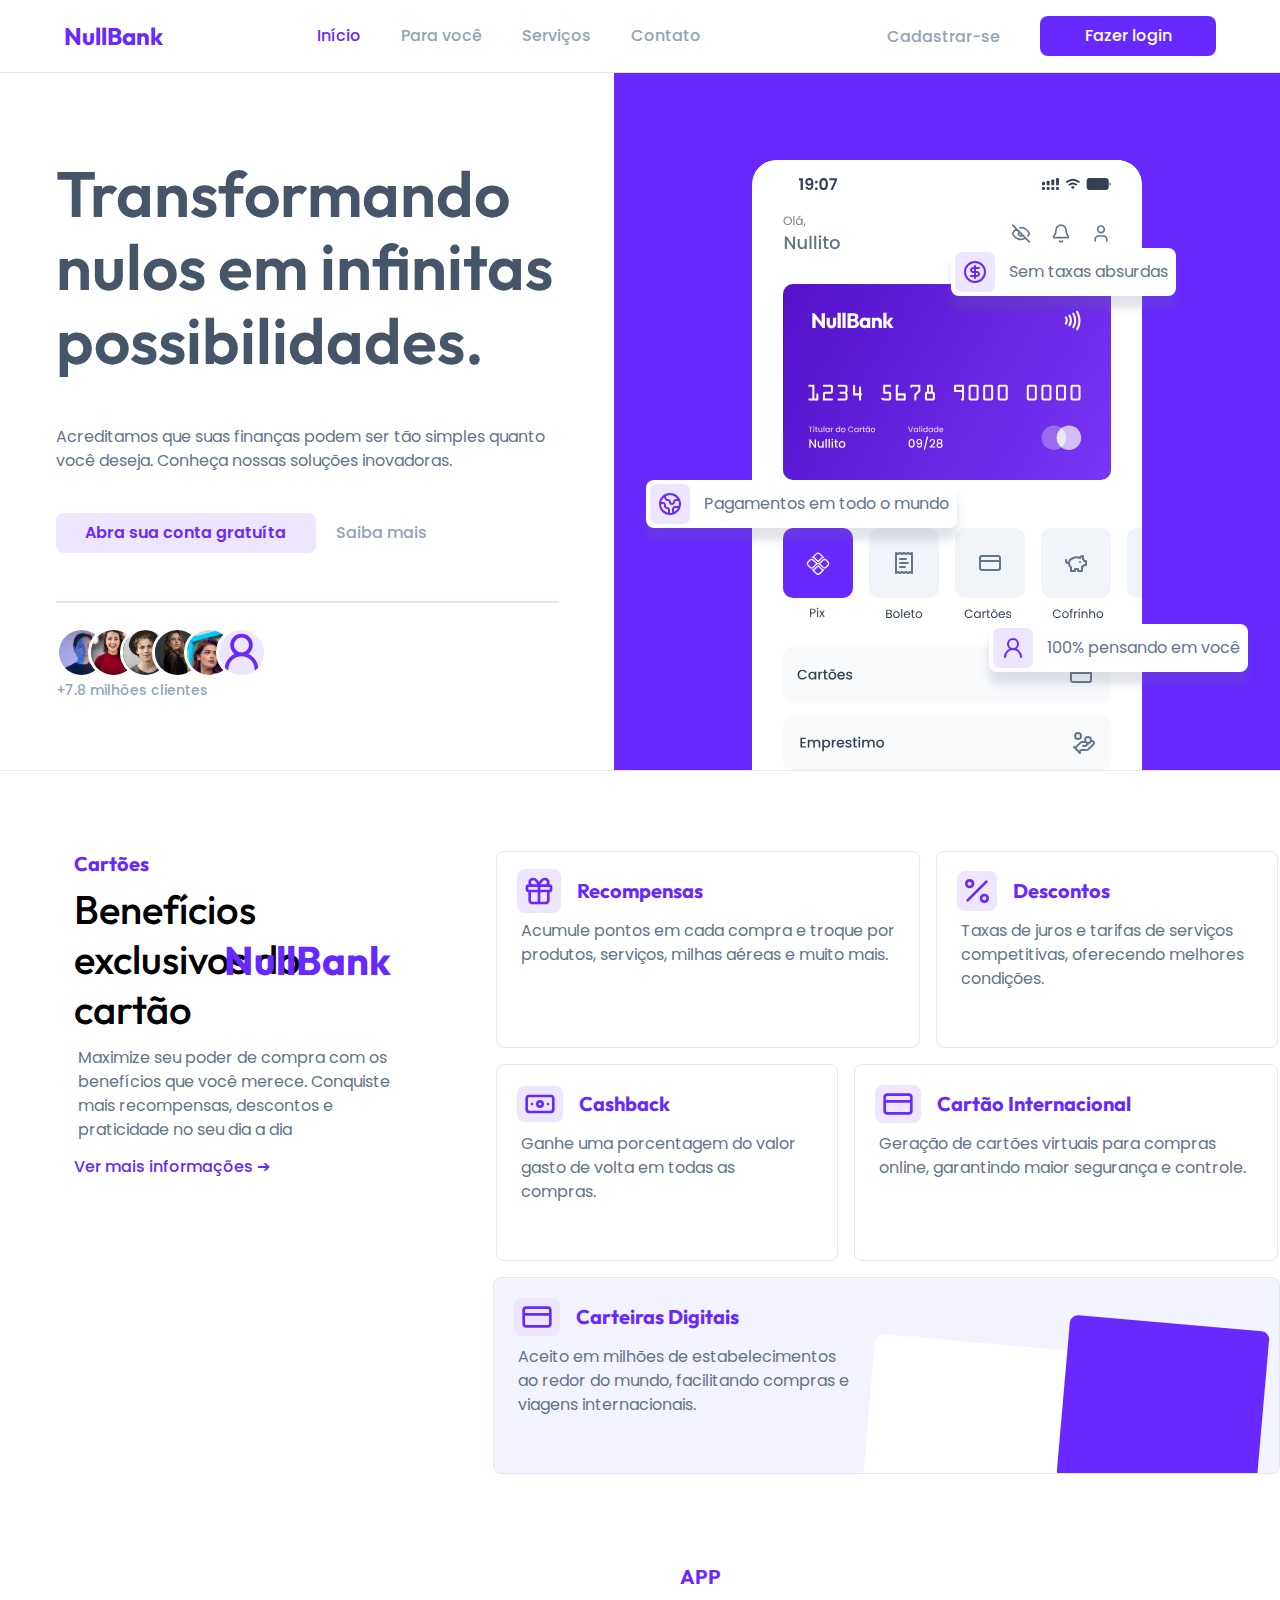
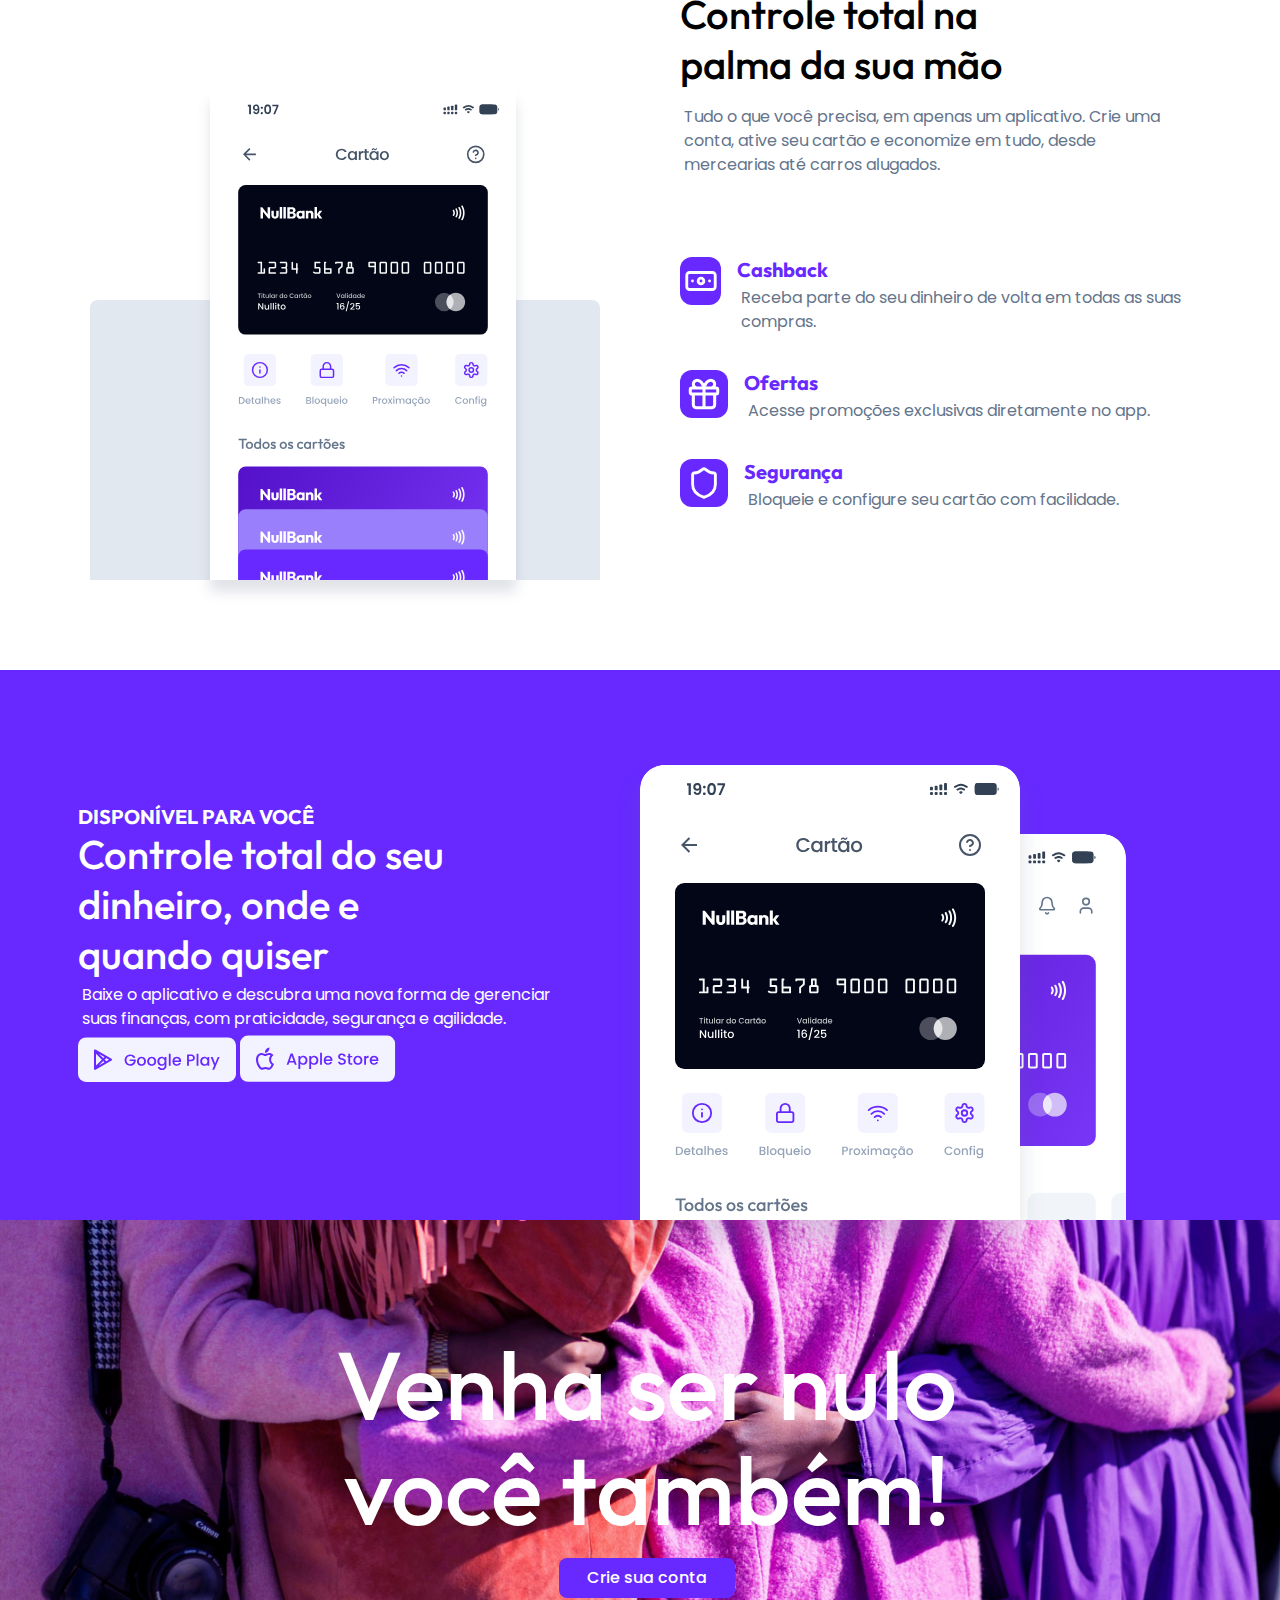
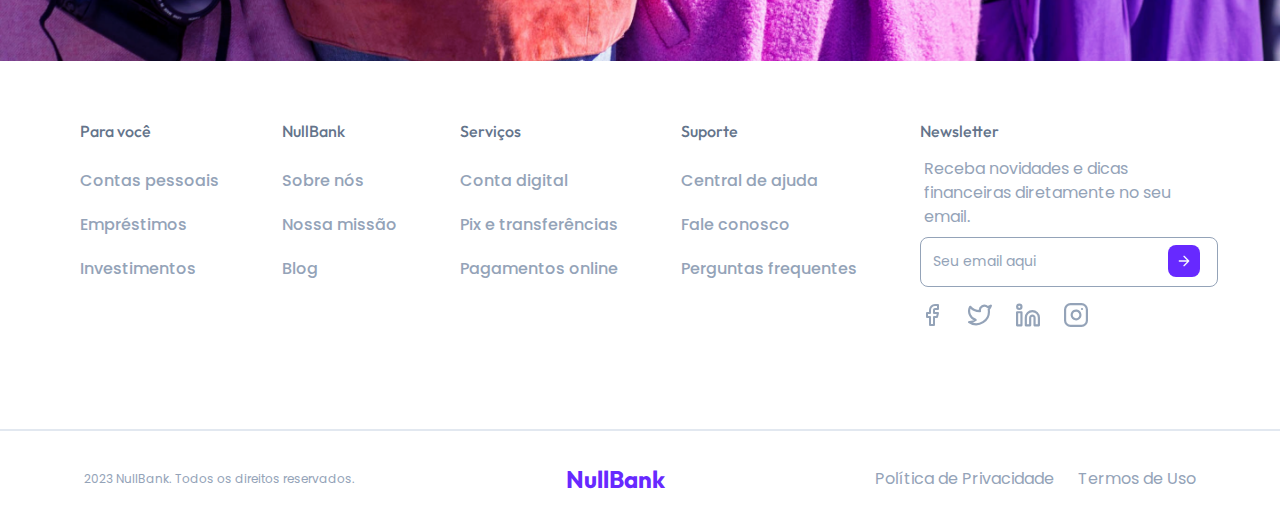
<file: index.html>
<!DOCTYPE html>
<html lang="en">
  <head>
    <meta charset="UTF-8" />
    <meta name="viewport" content="width=device-width, initial-scale=1.0" />
    <link rel="stylesheet" href="styles/styles.css" />
    <title>Home</title>
    <link
      href="https://fonts.googleapis.com/css2?family=Outfit:wght@100;200;300;400;500;600;700;800;900&display=swap"
      rel="stylesheet"
    />
    <link
      href="https://fonts.googleapis.com/css2?family=Poppins:wght@100;200;300;400;500;600;700;800;900&display=swap"
      rel="stylesheet"
    />
  </head>
  <body>
    <header class="header" id="header">
      <nav class="nav">
        <a href="/index.html">
          <span class="logo">NullBank</span>
        </a>
        <ul class="menu" id="menu">
          <li><a href="/index.html" class="home">Início</a></li>
          <li><a href="/404.html" class="for-you">Para você</a></li>
          <li><a href="/404.html" class="services">Serviços</a></li>
          <li><a href="/contact.html" class="contact">Contato</a></li>
        </ul>
        <div class="buttons" id="buttons">
          <a href="/404.html" class="register">Cadastrar-se</a>
          <button>Fazer login</button>
        </div>
        <img src="/assets/icons/mobile-menu.svg" class="mobile-menu-btn" id="mobile-menu-btn"/>
      </nav>
    </header>
    <main class="main">
      <section class="first-section">
        <div class="left-banner">
          <h1 class="left-banner-title">
            Transformando nulos em infinitas possibilidades.
          </h1>
          <h3 class="left-banner-text">
            Acreditamos que suas finanças podem ser tão simples quanto você
            deseja. Conheça nossas soluções inovadoras.
          </h3>

          <div class="left-banner-btn-container">
            <a href="/404.html">
              <button class="left-banner-btn">Abra sua conta gratuíta</button>
            </a>
            <p class="menu">Saiba mais</p>
          </div>

          <hr />

          <div class="avatar-container" id="avatar-container">
            <img src="assets/avatares/avatar-01.png" class="avatar-icon-01"/>
            <img src="assets/avatares/avatar-02.png" class="avatar-icon-02"/>
            <img src="assets/avatares/avatar-03.png" class="avatar-icon-03"/>
            <img src="assets/avatares/avatar-04.png" class="avatar-icon-04"/>
            <img src="assets/avatares/avatar-05.png" class="avatar-icon-05"/>
            <img src="assets/icons/user-round.svg" class="avatar-icon-06"/>
          </div>
          <p class="clients-number">+7.8 milhões clientes</p>
        </div>

        <div class="right-banner">
          <img src="assets/images/app.svg" alt="app image" class="app-image" />

          <div class="cash-balloon-container">
            <div class="balloon-icon-container">
              <img
                src="assets/images/circle-dollar-sign.svg"
                alt="cash symbol image"
                class="cash-image"
              />
            </div>
            <p>Sem taxas absurdas</p>
          </div>

          <div class="world-balloon-container">
            <div class="balloon-icon-container">
              <img
                src="assets/images/world-round.svg"
                alt="world symbol image"
                class="world-image"
              />
            </div>
            <p>Pagamentos em todo o mundo</p>
          </div>

          <div class="user-balloon-container">
            <div class="balloon-icon-container">
              <img
                src="assets/icons/user-round.svg"
                alt="user symbol image"
                class="user-image"
              />
            </div>
            <p>100% pensando em você</p>
          </div>
        </div>
      </section>

      <section class="second-section">
        <div class="second-section-left-container">
          <h3>Cartões</h3>
          <h2>
            Benefícios exclusivos do cartão
            <a href="/index.html">
              <p class="logo-body" style="font-size: 40px">NullBank</p>
            </a>
          </h2>

          <p>
            Maximize seu poder de compra com os benefícios que você merece.
            Conquiste mais recompensas, descontos e praticidade no seu dia a dia
          </p>

          <a href="/404.html">
            <h4>Ver mais informações ➔</h4>
          </a>
        </div>
        <div class="second-section-right-container">
          <div class="benefits-container">
            <div class="benefit-card-medium">
              <div class="card-title-container">
                <img src="assets/icons/gift-icon.svg" alt="gift icon" class="card-icon-container">
                <h3>Recompensas</h3>
              </div>
              <p>Acumule pontos em cada compra e troque por produtos, serviços, milhas aéreas e muito mais.</p>
            </div>

            <div class="benefit-card-small">
              <div class="card-title-container">
                <img src="assets/icons/percent-icon.svg" alt="percentage icon" class="card-icon-container">
                <h3>Descontos</h3>
              </div>
              <p>Taxas de juros e tarifas de serviços competitivas, oferecendo melhores condições.</p>
            </div>

            <div class="benefit-card-small">
              <div class="card-title-container">
                <img src="assets/icons/cash-icon.svg" alt="cash icon" class="card-icon-container">
                <h3>Cashback</h3>
              </div>
              <p>Ganhe uma porcentagem do valor gasto de volta em todas as compras.</p>
            </div>

            <div class="benefit-card-medium">
              <div class="card-title-container">
                <img src="assets/icons/credit-card-icon.svg" alt="credit card icon" class="card-icon-container">
                <h3>Cartão Internacional</h3>
              </div>
              <p>Geração de cartões virtuais para compras online, garantindo maior segurança e controle.</p>
            </div>

            <div class="benefit-card-large">
              <div class="last-card-left">
                <div class="card-title-container">
                  <img src="assets/icons/credit-card-icon.svg" alt="credit card icon" class="card-icon-container">
                  <h3>Carteiras Digitais</h3>
                </div>
                <p>Aceito em milhões de estabelecimentos ao redor do mundo, facilitando compras e viagens internacionais.</p>
              </div>
              <div class="last-card-right">
                <div class="card-ornamental-left"></div>
                <div class="card-ornamental-right"></div>
              </div>
            </div>

          </div>
        </div>
      </section>

      <section class="third-section">
        <div class="third-section-left">
          <div class="phone-img-background"></div>
          <img src="assets/images/phone-img-2.svg" class="phone-img-2" />
        </div>
        <div class="third-section-right">
          <h3>APP</h3>
          <h2>Controle total na palma da sua mão</h2>
          <p class="third-section-text">
            Tudo o que você precisa, em apenas um aplicativo. Crie uma conta,
            ative seu cartão e economize em tudo, desde mercearias até carros
            alugados.
          </p>

          <div class="app-features-container">
            <div class="app-features-icon-container">
              <img
                src="/assets/icons/cash-icon-white.svg"
                class="app-features-icon"
              />
            </div>
            <div class="app-features-text">
              <h3>Cashback</h3>
              <p>
                Receba parte do seu dinheiro de volta em todas as suas compras.
              </p>
            </div>
          </div>

          <div class="app-features-container">
            <div class="app-features-icon-container">
              <img
                src="/assets/images/gift-icon-white.svg"
                class="app-features-icon"
              />
            </div>
            <div class="app-features-text">
              <h3>Ofertas</h3>
              <p>Acesse promoções exclusivas diretamente no app.</p>
            </div>
          </div>

          <div class="app-features-container">
            <div class="app-features-icon-container">
              <img
                src="/assets/images/security-icon-white.svg"
                class="app-features-icon"
              />
            </div>
            <div class="app-features-text">
              <h3>Segurança</h3>
              <p>Bloqueie e configure seu cartão com facilidade.</p>
            </div>
          </div>
        </div>
      </section>

      <section class="fourth-section">
        <div class="fourth-section-left">
          <h3 class="alternate">DISPONÍVEL PARA VOCÊ</h3>
          <h2 class="alternate">
            Controle total do seu dinheiro, onde e quando quiser
          </h2>
          <p class="alternate">
            Baixe o aplicativo e descubra uma nova forma de gerenciar suas
            finanças, com praticidade, segurança e agilidade.
          </p>

          <div class="stores-container">
            <a href="https://play.google.com/" target="_blank">
              <img src="/assets/buttons/google-play-btn.svg" class="app-stores-btn"/>
            </a>
            <a href="https://www.apple.com/br/app-store" target="_blank">
              <img src="/assets/buttons/apple-store-btn.svg" class="app-stores-btn"/>
            </a>
          </div>
        </div>
        <div class="fourth-section-right">
          <img src="/assets/images/back-card.svg" class="black-card-img" />
          <img src="/assets/images/purple-card.svg" class="purple-card-img" />
        </div>
      </section>

      <section class="fifth-section">
        <img src="/assets/images/banner-img.png" class="banner-img" />
        <div class="banner-items">
          <h1 class="call-to-action">Venha ser nulo </br> você também!</h1>
          <a href="/404.html">
            <button>Crie sua conta</button>
          </a>
        </div>
      </section>

      <footer>
        <div>
          <div class="footer-menu-container">
            <div class="footer-menu-column">
              <h4 class="footer-menu-title">Para você</h4>
              <ul class="footer-menu-list">
                <li><a href="/404.html">Contas pessoais</a></li>
                <li><a href="/404.html">Empréstimos</a></li>
                <li><a href="/404.html">Investimentos</a></li>
              </ul>
            </div>
  
            <div class="footer-menu-column">
              <h4 class="footer-menu-title">NullBank</h4>
              <ul class="footer-menu-list">
                <li><a href="/404.html">Sobre nós</a></li>
                <li><a href="/404.html">Nossa missão</a></li>
                <li><a href="/404.html">Blog</a></li>
              </ul>
            </div>
  
            <div class="footer-menu-column">
              <h4 class="footer-menu-title">Serviços</h4>
              <ul class="footer-menu-list">
                <li><a href="/404.html">Conta digital</a></li>
                <li><a href="/404.html">Pix e transferências</a></li>
                <li><a href="/404.html">Pagamentos online</a></li>
              </ul>
            </div>
  
            <div class="footer-menu-column">
              <h4 class="footer-menu-title">Suporte</h4>
              <ul class="footer-menu-list">
                <li><a href="/404.html">Central de ajuda</a></li>
                <li><a href="/404.html">Fale conosco</a></li>
                <li><a href="/404.html">Perguntas frequentes</a></li>
              </ul>
            </div>
  
            <div class="last-footer-menu-column">
              <h4 class="footer-menu-title">Newsletter</h4>
              <p class="newsletter-text">Receba novidades e dicas financeiras diretamente no seu email.</p>
  
              <div class="send-email-container">
                <input placeholder="Seu email aqui" maxlength="254" id="newsletter-input"/>
                <div class="send-email-icon-container" id="send-email-icon-container">
                  <img src="/assets/icons/arrow-icon.svg" class="send-email-icon" id="send-email-icon"/>
                </div>
              </div>
              <div class="social-media-container">
                <a
                  ><img
                    src="/assets/icons/facebook.svg"
                    class="social-media-icon"
                /></a>
  
                <a target="_blank" href="https://www.facebook.com/"
                  ><img src="/assets/icons/twitter.svg" class="social-media-icon"
                /></a>
  
                <a href="https://www.linkedin.com/" target="_blank"
                  ><img src="/assets/icons/linkedin.svg" class="social-media-icon"
                /></a>
  
                <a href="https://www.instagram.com/" target="_blank"
                  ><img src="/assets/icons/instagram.svg" class="social-media-icon"
                /></a>
              </div>
            </div>
          </div>
          <hr>
        </div>

        <div class="last-footer-container">
          <p class="small-text">2023 NullBank. Todos os direitos reservados.</p>
          <span class="logo">NullBank</span>
          <div class="footer-links">
            <p><a href="/404.html">Política de Privacidade</a></p>
            <p><a href="/404.html">Termos de Uso</a></p>
          </div>
        </div>
      </footer>
    </main>
    <script src="script.js"></script>
  </body>
</html>
</file>
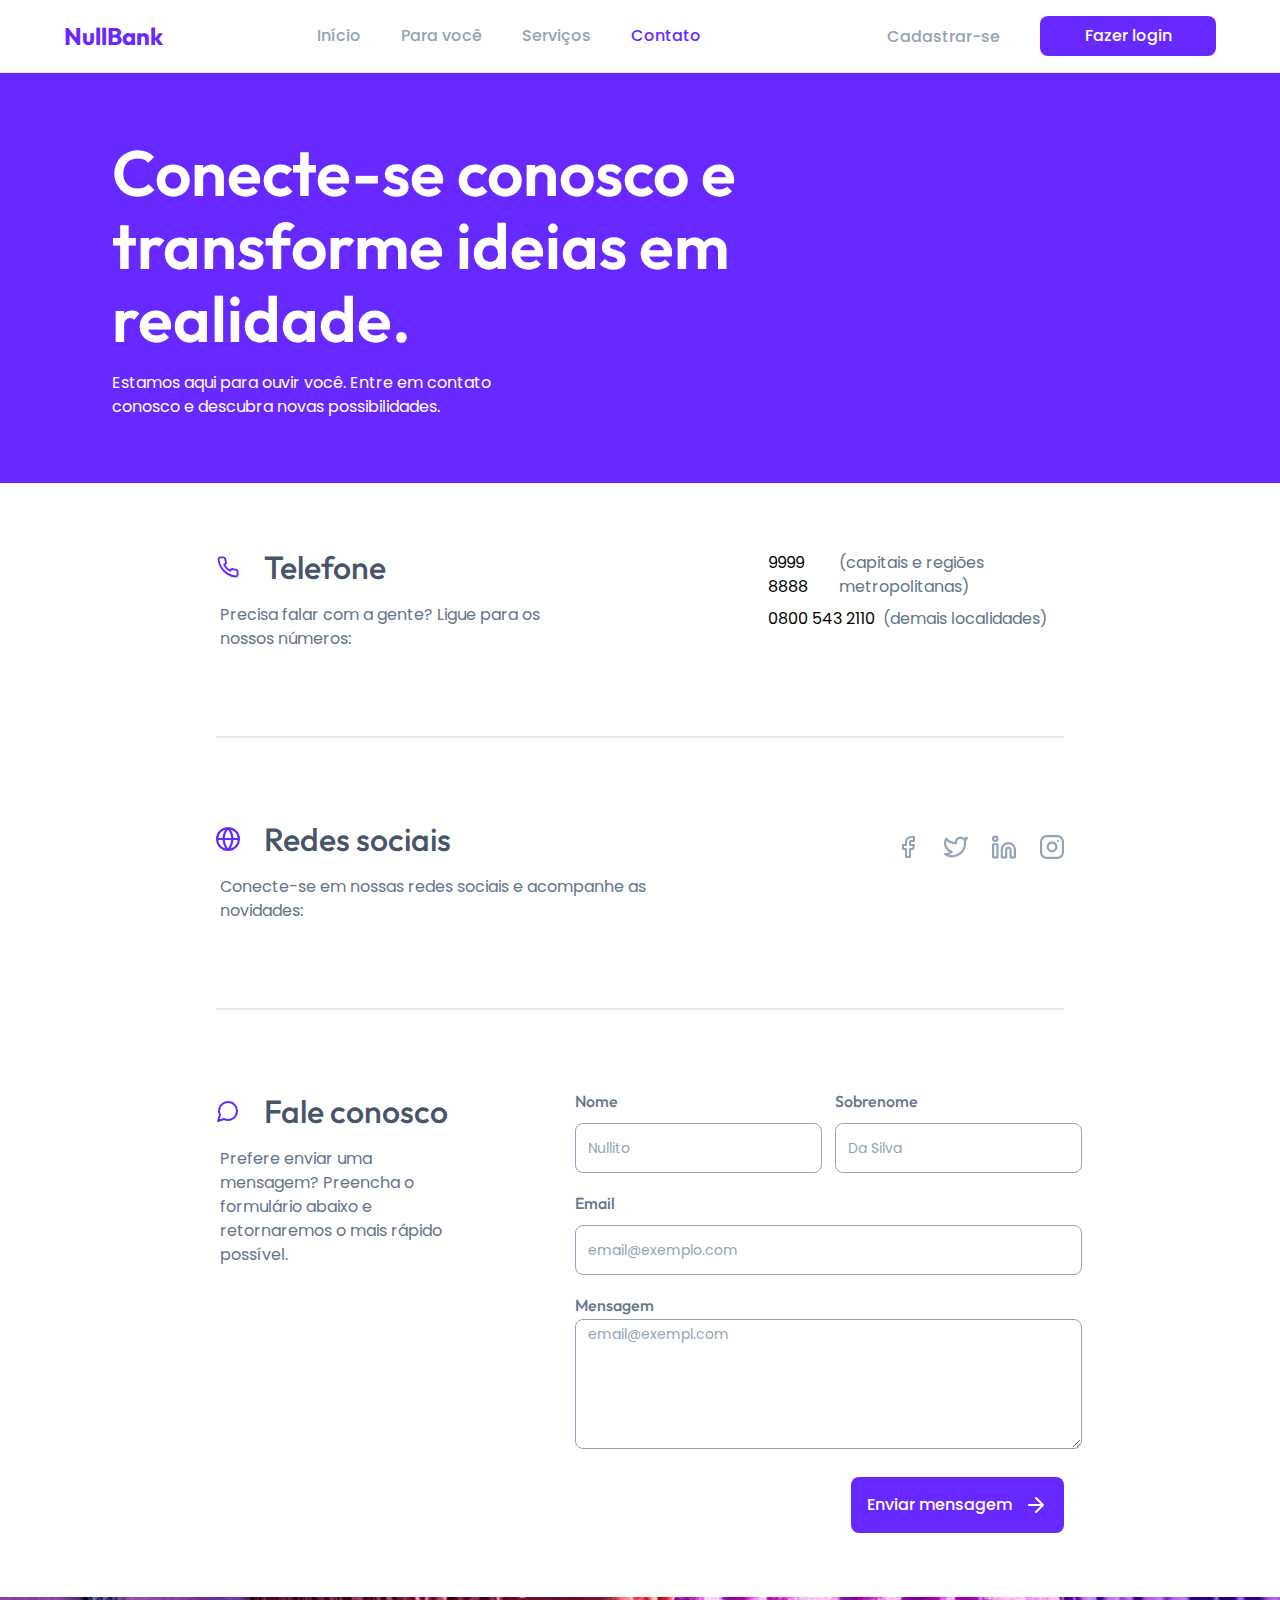
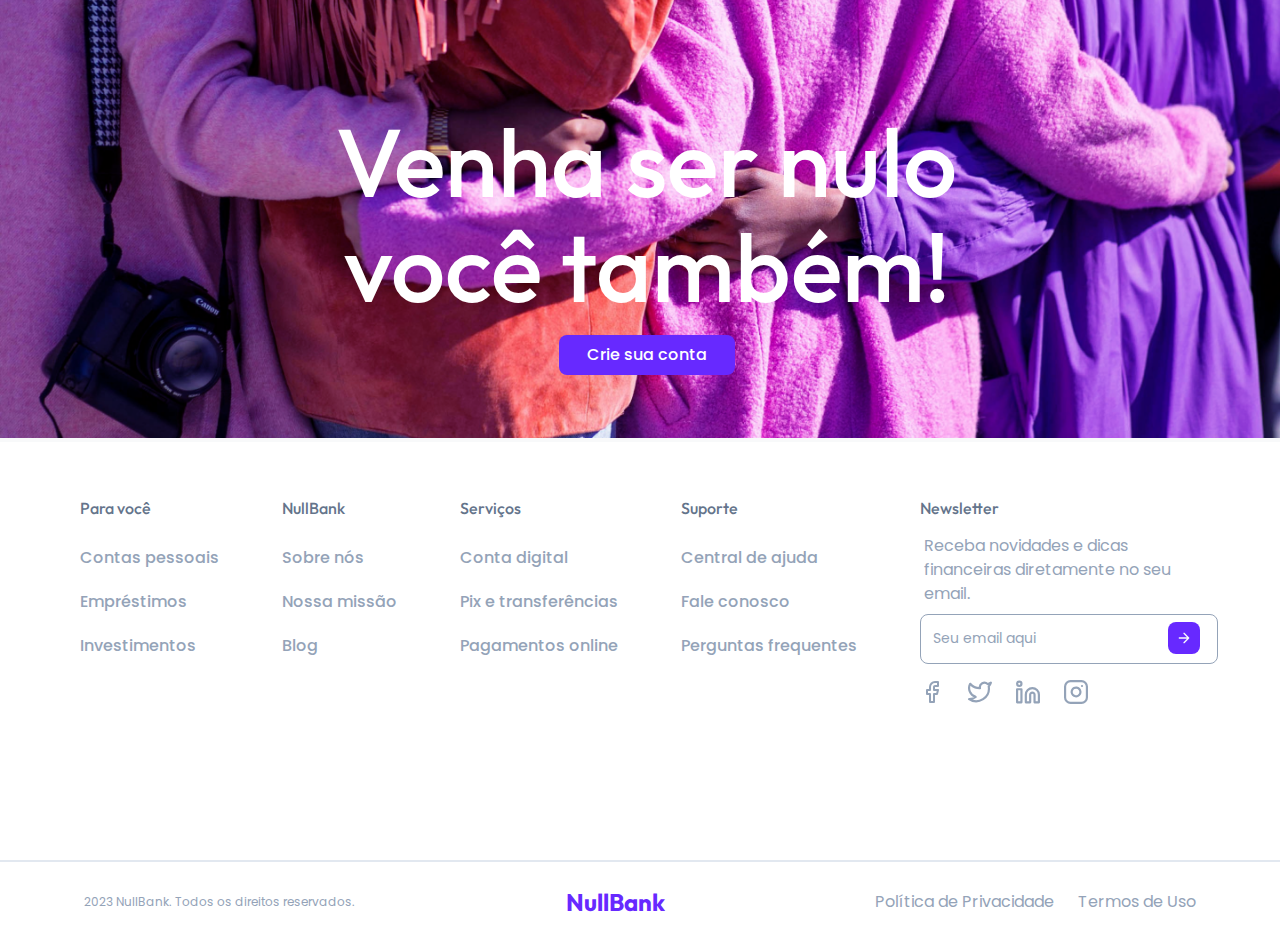
<file: contact.html>
<!DOCTYPE html>
<html lang="en">
  <head>
    <meta charset="UTF-8" />
    <meta name="viewport" content="width=device-width, initial-scale=1.0" />
    <link rel="stylesheet" href="styles/contact-styles.css" />
    <link
      href="https://fonts.googleapis.com/css2?family=Outfit:wght@100;200;300;400;500;600;700;800;900&display=swap"
      rel="stylesheet"
    />
    <link
      href="https://fonts.googleapis.com/css2?family=Poppins:wght@100;200;300;400;500;600;700;800;900&display=swap"
      rel="stylesheet"
    />
    <title>Contato</title>
  </head>
  <body>
    <header class="header" id="header">
      <nav class="nav">
        <a href="/index.html">
          <span class="logo">NullBank</span>
        </a>
        <ul class="menu" id="menu">
          <li><a href="/index.html" class="home">Início</a></li>
          <li><a href="/404.html" class="for-you">Para você</a></li>
          <li><a href="/404.html" class="services">Serviços</a></li>
          <li><a href="/contact.html" class="contact">Contato</a></li>
        </ul>
        <div class="buttons" id="buttons">
          <a href="/404.html" class="register">Cadastrar-se</a>
          <button>Fazer login</button>
        </div>
        <img src="/assets/icons/mobile-menu.svg" class="mobile-menu-btn" id="mobile-menu-btn"/>
      </nav>
    </header>

    <main>
      <section class="first-section">
        <h1>Conecte-se conosco e transforme ideias em realidade.</h1>
        <p class="first-section-subtitle">
          Estamos aqui para ouvir você. Entre em contato conosco e descubra
          novas possibilidades.
        </p>
      </section>

      <section class="second-section">
        <div class="second-section-row">
          <div class="second-section-row-left">
            <div class="second-section-row-left-top">
              <img src="assets/icons/phone.svg" class="icon" />
              <h5>Telefone</h5>
            </div>
            <p>Precisa falar com a gente? Ligue para os nossos números:</p>
          </div>
          <div class="second-section-row-right">
            <div class="second-section-row-right-line">
              <p class="phone-number">9999 8888</p>
              <p class="phone-locality">(capitais e regiões metropolitanas)</p>
            </div>
            <div class="second-section-row-right-line">
              <p class="phone-number">0800 543 2110</p>
              <p class="phone-locality">(demais localidades)</p>
            </div>
          </div>
        </div>

        <hr />

        <div class="second-section-row">
          <div class="second-section-row-left">
            <div class="second-section-row-left-top">
              <img src="assets/icons/planet-icon.svg" class="icon" />
              <h5>Redes sociais</h5>
            </div>
            <p>Conecte-se em nossas redes sociais e acompanhe as novidades:</p>
          </div>
          <div>
            <div class="social-media-container">
              <a
                ><img
                  src="/assets/icons/facebook.svg"
                  class="social-media-icon"
              /></a>

              <a target="_blank" href="https://www.facebook.com/"
                ><img src="/assets/icons/twitter.svg" class="social-media-icon"
              /></a>

              <a href="https://www.linkedin.com/" target="_blank"
                ><img src="/assets/icons/linkedin.svg" class="social-media-icon"
              /></a>

              <a href="https://www.instagram.com/" target="_blank"
                ><img src="/assets/icons/instagram.svg" class="social-media-icon"
              /></a>
            </div>
          </div>
        </div>

        <hr />

        <div class="second-section-last-row">
          <div class="second-section-last-row-left">
            <div class="second-section-row-left-top">
              <img src="assets/icons/message-circle.svg" class="icon" />
              <h5>Fale conosco</h5>
            </div>
            <p class="second-section-last-row-left-text">
              Prefere enviar uma mensagem? Preencha o formulário abaixo e
              retornaremos o mais rápido possível.
            </p>
          </div>
          <form class="form">
            <div class="form-container">
              <div class="form-row">
                <div class="input-container">
                  <label>Nome</label>
                  <input placeholder="Nullito" id="name" maxlength="30"/>
                </div>
                <div class="input-container">
                  <label>Sobrenome</label>
                  <input placeholder="Da Silva" id="lastName" maxlength="200"/>
                </div>
              </div>

              <div class="input-container">
                <label>Email</label>
                <input placeholder="email@exemplo.com" id="email" maxlength="254"/>
              </div>

              <div>
                <label>Mensagem</label>
                <textarea placeholder="email@exempl.com" id="message" maxlength="1000"></textarea>
              </div>
            </div>
            <div class="form-button" id="form-button">
              Enviar mensagem
              <img src="assets/icons/arrow-right.svg"/>
            </div>
          </form>
        </div>
      </section>

      <section class="fifth-section">
        <img src="/assets/images/banner-img.png" class="banner-img" />
        <div class="banner-items">
          <h1 class="call-to-action">Venha ser nulo </br> você também!</h1>
          <button>Crie sua conta</button>
        </div>
      </section>
    </main>

    <footer>
      <div>
        <div class="footer-menu-container">
          <div class="footer-menu-column">
            <h4 class="footer-menu-title">Para você</h4>
            <ul class="footer-menu-list">
              <li><a href="#">Contas pessoais</a></li>
              <li><a href="#">Empréstimos</a></li>
              <li><a href="#">Investimentos</a></li>
            </ul>
          </div>

          <div class="footer-menu-column">
            <h4 class="footer-menu-title">NullBank</h4>
            <ul class="footer-menu-list">
              <li><a href="#">Sobre nós</a></li>
              <li><a href="#">Nossa missão</a></li>
              <li><a href="#">Blog</a></li>
            </ul>
          </div>

          <div class="footer-menu-column">
            <h4 class="footer-menu-title">Serviços</h4>
            <ul class="footer-menu-list">
              <li><a href="#">Conta digital</a></li>
              <li><a href="#">Pix e transferências</a></li>
              <li><a href="#">Pagamentos online</a></li>
            </ul>
          </div>

          <div class="footer-menu-column">
            <h4 class="footer-menu-title">Suporte</h4>
            <ul class="footer-menu-list">
              <li><a href="#">Central de ajuda</a></li>
              <li><a href="#">Fale conosco</a></li>
              <li><a href="#">Perguntas frequentes</a></li>
            </ul>
          </div>

          <div class="last-footer-menu-column">
            <h4 class="footer-menu-title">Newsletter</h4>
            <p class="newsletter-text">
              Receba novidades e dicas financeiras diretamente no seu email.
            </p>

            <div class="send-email-container">
              <input placeholder="Seu email aqui" maxlength="254" id="newsletter-input"/>
              <div class="send-email-icon-container" id="send-email-icon-container">
                <img
                  src="/assets/icons/arrow-icon.svg"
                  class="send-email-icon"
                  id="send-email-icon"
                />
              </div>
            </div>
            <div class="social-media-container">
              <a
                ><img
                  src="/assets/icons/facebook.svg"
                  class="social-media-icon"
              /></a>

              <a href="https://www.facebook.com/"
                ><img src="/assets/icons/twitter.svg" target="_blank" class="social-media-icon"
              /></a>

              <a href="https://www.linkedin.com/" target="_blank"
                ><img src="/assets/icons/linkedin.svg" class="social-media-icon"
              /></a>

              <a href="https://www.instagram.com/" target="_blank"
                ><img src="/assets/icons/instagram.svg" class="social-media-icon"
              /></a>
            </div>
          </div>
        </div>
        <hr class="footer-hr"/>
      </div>

      <div class="last-footer-container">
        <p class="small-text">2023 NullBank. Todos os direitos reservados.</p>
        <span class="logo-footer">NullBank</span>
        <div class="footer-links">
          <p><a href="/404.html">Política de Privacidade</a></p>
          <p><a href="/404.html">Termos de Uso</a></p>
        </div>
      </div>
    </footer>
    <script src="script.js"></script>
  </body>
</html>
</file>
<file: styles/styles.css>
html,
body {
  margin: auto;
  padding: 0;
  max-width: 1366px;
}

body {
  display: flex;
  justify-content: center;
  background-color: #ffffff;
}

h1 {
  margin-top: 1rem;
  margin-bottom: 2rem;
}

h1.call-to-action {
  color: #ffffff;
  font-size: 96px;
  font-weight: 500;
  line-height: 105px;
  text-align: center;
  font-family: "Outfit", sans-serif;
  margin: 1rem;
}

.main {
  width: 100%;
}

a {
  text-decoration: none;
  color: #94a3b8;
  cursor: pointer;
}

ul {
  list-style: none;
  padding: 0;
  margin: 0;
}

hr {
  border-top: 1px solid #e2e8f0;
  border-bottom: 1px solid #e2e8f0;
  border-left: none;
  border-right: none;
  width: 100%;
}

ul li {
  font-family: "Poppins", sans-serif;
  color: #94a3b8;
  font-weight: 500;
  font-size: 16px;
  line-height: 24px;
  transition: transform 0.3s ease, color 0.3s ease;
}

ul li:last-child {
  margin-bottom: 0;
  transition: transform 0.3s ease, color 0.3s ease;
}

ul li:hover {
  transform: scale(1.1);
  color: dimgray;
}

p {
  font-family: "Poppins", sans-serif;
  color: #64748b;
  font-weight: 400;
  font-size: 16px;
  line-height: 24px;
  margin: 4px;
}
p.alternate {
  color: #ffffff;
}

h2 {
  font-family: "Outfit", sans-serif;
  font-size: 40px;
  font-weight: 500;
  margin: 0;
  max-width: 416px;
}

h2.alternate {
  color: #ffffff;
}

h3 {
  color: #6729ff;
  font-family: "Outfit", sans-serif;
  font-size: 20px;
  font-weight: 700;
  line-height: 25.2px;
  margin: 0;
}

h3.alternate {
  color: #ffffff;
}

h4 {
  color: #6729ff;
  font-family: "Poppins", sans-serif;
  font-size: 16px;
  font-weight: 500;
  margin: 0;
}

button {
  background-color: #6729ff;
  color: #ffffff;
  min-width: 176px;
  height: 40px;
  border-radius: 8px;
  border: none;
  font-family: "Poppins", sans-serif;
  font-weight: 500;
  font-size: 16px;
  line-height: 24px;
  margin: auto;
  cursor: pointer;
  transition: background-color 0.3s ease-in-out;
}

button:hover {
  background-color: darkslateblue;
}

footer {
  background-color: #ffffff;
  width: 100%;
  height: fit-content;
  box-sizing: border-box;
}

input {
  border-radius: 8px;
  border: #94a3b8 1px solid;
  padding: 4px 4px 4px 12px;
  height: 40px;
  width: 100%;
  margin-top: 4px;
  position: relative;
  color: #94a3b8;
  font-size: 14px;
  font-weight: 400;
  font-family: "Poppins", sans-serif;
}

input::placeholder {
  font-family: "Poppins", sans-serif;
  color: #94a3b8;
  font-weight: 400;
  font-size: 14px;
  line-height: 21px;
}

.header {
  display: flex;
  position: fixed;
  top: 0;
  z-index: 5;
  width: 100%;
  height: fit-content;
  gap: 2rem;
  justify-content: center;
  background-color: #ffffff;
  border-bottom: 1px solid #e2e8f0;
  border-width: 1px;
  height: 72px;
  align-items: center;
}

.nav {
  display: flex;
  width: 100%;
  justify-content: space-between;
  align-items: center;
  padding-left: 64px;
  padding-right: 64px;
}

.success-msg {
  background-color: greenyellow;
  font-family: "Poppins", sans-serif;
  border-radius: 8px;
  position: absolute;
  right: 6%;
  bottom: 12%;
  padding: 8px;
  animation: pulse 2s infinite, fade 5s forwards;
  opacity: 1;
}

.register {
  display: flex;
  align-items: center;
  justify-content: center;
  gap: 40px;
  margin-top: 2px;
  padding: 12px 32px 12px 32px;
  font-family: "Poppins", sans-serif;
  font-weight: 500;
  font-size: 16px;
  line-height: 24px;
  color: #94a3b8;
  cursor: pointer;
  transition: color 0.3s ease;
}

.register:hover {
  color: dimgray;
}

.menu {
  display: flex;
  align-items: center;
  gap: 40px;
  font-family: "Poppins", sans-serif;
  font-weight: 500;
  font-size: 16px;
  line-height: 24px;
  color: #94a3b8;
  cursor: pointer;
  transition: color 0.3s ease;
}

.logo-body {
  color: #6729ff;
  font-family: "Outfit", sans-serif;
  font-weight: 700;
  font-size: 24px;
  line-height: 24px;
  position: absolute;
  right: 1.5rem;
  top: 5.8rem
}

.menu:hover {
  color: dimgray;
}

.logo, .logo-footer {
  color: #6729ff;
  font-family: "Outfit", sans-serif;
  font-weight: 700;
  font-size: 24px;
  line-height: 24px;
  cursor: pointer;
  transition: transform 0.3s ease, color 0.3s ease;
}

.logo:hover {
  transform: scale(1.1);
  color: darkslateblue;
}

.buttons {
  display: flex;
  gap: 8px;
}

.register-btn {
  background-color: #6729ff;
  color: #ffffff;
  min-width: 176px;
  height: 40px;
  border-radius: 8px;
  border: none;
  font-family: "Poppins", sans-serif;
  font-weight: 500;
  font-size: 16px;
  line-height: 24px;
  cursor: pointer;
}

.first-section {
  display: flex;
  justify-content: space-between;
  height: fit-content;
  width: 100%;
  margin-top: 4.5rem;
  border-bottom: #e2e8f0 1px solid;
}

.left-banner {
  display: flex;
  justify-content: center;
  align-items: center;
  flex-direction: column;
  width: 503px;
  margin: auto;
  gap: 16px;
}

.left-banner-title {
  color: #475569;
  font-family: "Outfit", sans-serif;
  font-weight: 600;
  font-size: 64px;
  line-height: 73.6px;
}

.left-banner-text {
  color: #64748b;
  font-family: "Poppins", sans-serif;
  font-weight: 400;
  font-size: 16px;
  line-height: 24px;
}

.left-banner-btn-container {
  display: flex;
  gap: 1rem;
  width: 100%;
  margin: 1.5rem 0 1.5rem 0;
}

.left-banner-btn {
  background-color: #eee5ff;
  color: #6729ff;
  min-width: 260px;
  height: 40px;
  border-radius: 8px;
  border: none;
  font-family: "Poppins", sans-serif;
  font-weight: 600;
  font-size: 16px;
  line-height: 16px;
  margin: 0;
}

.left-banner-btn:hover {
  background-color: dimgray;
  color: #ffffff;
}

.avatar-container {
  width: 100%;
  position: relative;
}

.avatar-container img {
  width: 45px;
  height: 45px;
  border-radius: 50%;
  position: absolute;
  object-fit: cover;
  border: #ffffff 3px solid;
}

.avatar-icon-01 {
  left: 0;
}

.avatar-icon-02 {
  left: 2rem;
}

.avatar-icon-03 {
  left: 4rem;
}

.avatar-icon-04 {
  left: 6rem;
}

.avatar-icon-05 {
  left: 8rem;
}

.avatar-icon-06 {
  left: 10rem;
  background-color: #eee5ff;
}

.clients-number {
  margin-top: 40px;
  width: 100%;
  display: flex;
  gap: 40px;
  font-family: "Poppins", sans-serif;
  font-weight: 500;
  font-size: 14px;
  line-height: 14px;
  color: #94a3b8;
}

.right-banner {
  width: 52%;
  height: 698px;
  display: flex;
  justify-content: center;
  align-items: end;
  background-color: #6729ff;
  position: relative;
}

.app-image {
  width: 390px;
  height: 610px;
}

.second-section {
  display: grid;
  width: 100%;
  grid-template-columns: 1fr 1.5fr;
  justify-items: center;
  margin-top: 5rem;
}

.second-section-left-container {
  display: flex;
  position: relative;
  height: fit-content;
  gap: 8px;
  justify-content: center;
  flex-direction: column;
  width: 70%;
}

.second-section-right-container {
  display: flex;
  width: 100%;
  justify-content: center;
  align-items: center;
}

.benefits-container {
  display: flex;
  flex-wrap: wrap;
  gap: 1rem;
  justify-content: center;
}

.benefit-card-small {
  display: flex;
  flex-direction: column;
  width: 300px;
  height: 160px;
  border: 1px solid #e2e8f0;
  border-radius: 8px;
  padding: 15px 20px 20px 20px;
}

.benefit-card-medium {
  display: flex;
  flex-direction: column;
  width: 382px;
  height: 160px;
  border: 1px solid #e2e8f0;
  border-radius: 8px;
  padding: 15px 20px 20px 20px;
}

.benefit-card-large {
  display: flex;
  height: 160px;
  width: 745px;
  position: relative;
  overflow: hidden;
  border: 1px solid #e2e8f0;
  background-color: #f3f2ff;
  border-radius: 8px;
  padding: 15px 20px 20px 20px;
}

.last-card-left {
  width: 344px;
}

.last-card-right {
  padding: 30px 10px 0 10px;
}

.card-ornamental-left {
  width: 200px;
  height: 164px;
  position: absolute;
  top: 4rem;
  background-color: #ffffff;
  border-radius: 8px;
  z-index: 1;
  transform: rotate(5deg);
  overflow: hidden;
}

.card-ornamental-right {
  width: 200px;
  height: 164px;
  position: absolute;
  right: 1rem;
  background-color: #6729ff;
  border-radius: 8px;
  z-index: 2;
  transform: rotate(5deg);
}

.card-title-container {
  display: flex;
  align-items: center;
  gap: 1rem;
  height: 48px;
}

.last-benefit-card {
  display: flex;
  flex-direction: column;
  width: 690px;
  justify-content: center;
  border-radius: 8px;
}

.card-icon-container {
  background-color: #eee5ff;
  display: flex;
  padding: 8px;
  border-radius: 8px;
}

.cash-balloon-container {
  position: absolute;
  top: 11rem;
  right: 6.5rem;
  display: flex;
  justify-content: center;
  align-items: center;
  width: fit-content;
  background-color: #ffffff;
  height: fit-content;
  border-radius: 8px;
  z-index: 3;
  gap: 10px;
  padding: 4px;
  box-shadow: #67748a33 0px 12px 8px 0px;
}

.world-balloon-container {
  position: absolute;
  top: 25.5rem;
  left: 32px;
  display: flex;
  justify-content: center;
  align-items: center;
  width: fit-content;
  background-color: #ffffff;
  height: fit-content;
  border-radius: 8px;
  z-index: 3;
  gap: 10px;
  padding: 4px;
  box-shadow: #67748a33 0px 12px 8px 0px;
}

.user-balloon-container {
  position: absolute;
  top: 34.5rem;
  right: 2rem;
  display: flex;
  justify-content: center;
  align-items: center;
  width: fit-content;
  background-color: #ffffff;
  height: fit-content;
  border-radius: 8px;
  z-index: 3;
  gap: 10px;
  padding: 4px;
  box-shadow: #67748a33 0px 12px 8px 0px;
}

.balloon-icon-container {
  display: flex;
  justify-content: center;
  align-items: center;
  width: 40px;
  height: 40px;
  border-radius: 7px;
  background-color: #eee5ff;
}

.balloon-icon {
  width: 24px;
  height: 24px;
}

.third-section {
  display: grid;
  grid-template-columns: 1fr 1fr;
  justify-content: flex-start;
  gap: 5rem;
  align-items: center;
  padding: 7%;
}

p.third-section-text {
  margin-top: 16px;
  margin-bottom: 64px;
}

.third-section-left {
  display: grid;
  align-items: start;
  width: 100%;
  height: 100%;
  position: relative;
}

.third-section-right {
  display: flex;
  justify-content: flex-start;
  align-items: start;
  flex-direction: column;
  margin-bottom: 3rem;
}

.phone-img-background {
  width: 100%;
  height: 280px;
  align-self: end;
  background-color: #e2e8f0;
  border-radius: 8px 8px 0 0;
  z-index: 2;
}

.phone-img-2 {
  position: absolute;
  width: 60%;
  left: 7.5rem;
  bottom: 0;
  z-index: 4;
  box-shadow: #67748a33 0px 12px 12px 0px;
}

.app-features-container {
  display: flex;
  gap: 1rem;
  margin-top: 1rem;
  margin-bottom: 1rem;
}

.purple-icon {
  background-color: #6729ff;
  color: #e2e8f0;
}

.app-features-icon-container {
  background-color: #6729ff;
  width: 48px;
  height: 48px;
  display: flex;
  justify-content: center;
  align-items: center;
  border-radius: 12px;
}

.app-features-icon {
  width: 32px;
  height: 32px;
}

.fourth-section {
  display: grid;
  grid-template-columns: 1fr 1fr;
  background-color: #6729ff;
  height: 550px;
  position: relative;
}

.fourth-section-left {
  width: 485px;
  display: flex;
  flex-direction: column;
  margin: auto;
}

.black-card-img {
  position: absolute;
  width: 380px;
  bottom: 0;
  z-index: 2;
  box-shadow: #67748a33 0px 22px 22px 0px;
}

.purple-card-img {
  position: absolute;
  width: 380px;
  bottom: 0;
  right: 12%;
}

.fifth-section {
  width: 100%;
  position: relative;
}

.banner-img {
  width: 100%;
}

.banner-items {
  position: absolute;
  width: fit-content;
  bottom: 15%;
  left: 25%;
  margin: auto;
  display: flex;
  justify-content: center;
  align-items: center;
  flex-direction: column;
}

.footer-menu-container {
  display: flex;
  justify-content: space-between;
  height: 156px;
  margin: auto;
  margin-bottom: 6rem;
  padding: 3.5rem 5rem;
}

h4.footer-menu-title {
  font-size: 16px;
  font-weight: 500;
  font-family: "Outfit", sans-serif;
  color: #64748b;
  line-height: 20px;
  margin-bottom: 16px;
}

ul.footer-menu-list {
  display: flex;
  flex-direction: column;
  gap: 20px;
}

.send-email-icon-container {
  display: flex;
  justify-content: center;
  align-items: center;
  width: 32px;
  height: 32px;
  border-radius: 8px;
  background-color: #6729ff;
  margin: auto;
  position: absolute;
  right: 0;
  top: 23%;
  cursor: pointer;
  transition: background-color 0.3s ease;
}

.send-email-icon-container:hover {
  background-color: darkslateblue;
}

.error-msg {
  color: red;
  font-size: small;
}

.send-email-icon {
  width: 16px;
  height: 16px;
  cursor: pointer;
}

.send-email-container {
  position: relative;
  width: 100%;
  max-width: 280px;
}

.footer-menu-column {
  display: flex;
  flex-direction: column;
  gap: 12px;
  width: fit-content;
}

.last-footer-menu-column {
  width: 280px;
}

p.newsletter-text {
  color: #94a3b8;
  font-weight: 400;
}

.social-media-container {
  display: flex;
  gap: 1.5rem;
  margin-top: 1rem;
  transition: transform 0.3s ease;
}

.social-media-icon {
  width: 24px;
  height: 24px;
  transition: transform 0.3s ease;
}

.last-footer-container {
  display: flex;
  justify-content: space-between;
  align-items: center;
  padding: 1.5rem 5rem 1.5rem 5rem;
  margin-bottom: 10px;
}

.footer-links {
  display: flex;
  justify-content: space-between;
  gap: 1rem;
}

p.small-text {
  font-size: 12px;
  font-weight: 400;
  font-family: "Poppins", sans-serif;
  line-height: 18px;
  color: #94a3b8;
}

.mobile-menu-btn {
  display: none;
}

@keyframes pulse {
  0% {
    transform: scale(1);
  }
  50% {
    transform: scale(1.2);
  }
  100% {
    transform: scale(1);
  }
}

@keyframes fade {
  0% {
    opacity: 1;
  }
  100% {
    opacity: 0;
  }
}

@media screen and (max-width: 480px) {
  body {
    flex-direction: column;
    width: 100%;
    max-width: 480px;
  }

  button {
    display: flex;
    justify-content: center;
    align-items: center;
    margin: 0;
  }

  input {
    width: none;
    font-size: 20px;
  }

  input::placeholder {
    font-size: 20px;
  }

  textarea {
    font-size: 20px;
  }

  textarea::placeholder {
    font-size: 20px;
  }

  h2 {
    font-size: 45px;
  }

  h3 {
    font-size: 35px;
  }

  h4,
  a,
  p {
    font-size: 25px;
  }

  .header {
    height: 4rem;
    position: relative;
  }

  .logo {
    width: 20px;
    position: absolute;
    top: 1rem;
    left: 1rem;
  }

  .mobile-menu-btn {
    display: flex;
    width: 40px;
    height: 40px;
    z-index: 9;
    position: absolute;
    top: 0.5rem;
    right: 1.5rem;
  }

  .menu {
    display: none;
    flex-direction: column;
    position: absolute;
    align-items: flex-end;
    top: 5rem;
    right: 2rem;
    width: 100%;
    height: 100vh;
    gap: 2rem;
  }

  .buttons {
    position: absolute;
    left: 35%;
    top: 2rem;
    bottom: 0;
    width: fit-content;
  }

  .register {
    position: absolute;
    left: 0;
    bottom: 5%;
    width: 100%;
    display: flex;
    justify-content: flex-start;
    flex-wrap: nowrap;
    font-size: 18px;
    font-size: 25px;
    padding: 0;
  }

  .buttons {
    display: none;
    position: absolute;
    left: 1rem;
    top: 12rem;
    bottom: 0;
    width: fit-content;
  }

  .first-section {
    flex-direction: column;
    margin-top: 0;
  }

  .left-banner {
    width: 100%;
  }

  .banner-items {
    left: 17%;
    bottom: 10%;
  }

  .left-banner-title {
    font-size: 32px;
    text-align: center;
    margin: 2rem 1rem 1rem 1rem;
    line-height: normal;
  }

  .left-banner-text {
    font-size: 20px;
    text-align: center;
    margin: 1rem;
    line-height: normal;
  }

  .left-banner-btn-container {
    flex-direction: column;
    width: 100%;
    align-items: center;
  }

  .avatar-container {
    display: none;
  }

  .clients-number {
    display: none;
  }

  .right-banner {
    margin-top: 2rem;
    width: 100%;
  }

  .cash-balloon-container {
    right: 1rem;
  }

  .world-balloon-container {
    left: 1rem;
    right: 0;
    top: 24rem;
    width: fit-content;
  }

  .second-section {
    display: flex;
    width: 100%;
    gap: 5rem;
    flex-direction: column;
  }

  .second-section-left-container {
    width: 90%;
    margin: auto;
    gap: 2rem;
  }

  .second-section-right-container {
    flex-direction: column;
  }

  .benefits-container {
    flex-direction: column;
    gap: 2rem;
  }

  .benefit-card-medium {
    width: 382px;
    gap: 2rem;
  }

  .benefit-card-small {
    width: 382px;
    gap: 2rem;
  }

  .benefit-card-large {
    width: 382px;
    height: 100%;
    display: flex;
    background-color: #f3f2ff;
  }

  .last-card-right {
    display: none;
  }

  .last-card-left {
    width: 100%;
    display: flex;
    flex-direction: column;
    gap: 2rem;
  }

  .third-section {
    margin: 10rem 0 2rem 0;
    display: flex;
    flex-direction: column;
  }

  .phone-img-2 {
    left: 5rem;
  }

  .third-section-right {
    gap: 1rem;
  }

  .app-features-container {
    flex-direction: column;
    align-items: center;
  }

  .app-features-text {
    text-align: center;
    display: flex;
    flex-direction: column;
    gap: 2rem;
  }

  .fourth-section {
    display: flex;
    flex-direction: column;
    height: fit-content;
    justify-content: center;
  }

  .fourth-section-left {
    width: 100%;
    gap: 1rem;
  }

  h3.alternate {
    text-align: center;
    margin: 1rem 0 2rem 0;
  }

  h2.alternate {
    text-align: center;
    margin: 1rem 1rem 2rem 1rem;
    max-width: fit-content;
    font-weight: 300;
    line-height: 40px;
  }

  p.alternate {
    text-align: center;
    font-size: 25px;
  }

  .stores-container {
    display: flex;
    flex-direction: column;
    justify-content: center;
    align-items: center;
    gap: 2rem;
    margin: 2rem 0 2rem 0;
  }
  .app-stores-btn {
    width: 300px;
  }

  .fourth-section-right {
    width: 100%;
    height: 400px;
  }

  .black-card-img {
    position: absolute;
    width: 300px;
    left: 5%;
    bottom: 0;
    z-index: 2;
  }

  .purple-card-img {
    position: absolute;
    width: 300px;
    bottom: 0;
    right: 5%;
  }

  h1.call-to-action {
    font-size: 45px;
    line-height: normal;
    text-shadow: black 0px 12px 8px;
    margin-bottom: 6px;
  }

  /* footer */

  .footer-menu-container {
    flex-direction: column;
    gap: 4rem;
    margin: 1rem 0 1rem 0;
    height: fit-content;
  }

  h4.footer-menu-title {
    font-size: 35px;
    margin-bottom: 4rem;
  }

  .send-email-container {
    margin: 3rem 0 3rem 0;
    max-width: none;
  }

  .social-media-container {
    justify-content: space-between;
  }

  .social-media-icon {
    width: 50px;
    height: 50px;
  }

  .last-footer-container {
    flex-direction: column-reverse;
    align-items: center;
    justify-content: center;
    padding: 2rem 1rem 2rem 1rem;
    gap: 3rem;
  }

  .last-footer-menu-column {
    width: 100%;
  }

  .footer-links {
    flex-direction: column;
    align-items: center;
    justify-content: center;
  }

  .logo-body {
    top: 32%;
    left: 47%;
  }

  p.small-text {
    font-size: 20px;
  }

  /* errors */

  .error-msg {
    font-size: large;
  }
}
</file>
<file: styles/contact-styles.css>
html,
body {
  margin: auto;
  padding: 0;
  width: 100%;
}

body {
  display: flex;
  flex-direction: column;
  justify-content: center;
  background-color: #f8f9fa;
}

h1 {
  margin: 0;
  font-family: "Outfit", sans-serif;
  font-size: 64px;
  font-weight: 600;
  line-height: 73px;
}

h1.call-to-action {
  color: #ffffff;
  font-size: 96px;
  font-weight: 500;
  line-height: 105px;
  text-align: center;
  font-family: "Outfit", sans-serif;
  margin: 1rem;
}

h5 {
  font-family: "Outfit", sans-serif;
  font-size: 32px;
  font-weight: 500;
  color: #475569;
  margin: 0;
}

.main {
  width: 100%;
}

p {
  margin: 0;
  color: #64748b;
}

p.first-section-subtitle {
  width: 416px;
  margin: 0;
  color: #ffffff;
}

p.phone-number {
  color: black;
}

p.newsletter-text {
  color: #94A3B8;
  font-weight: 400;
}

a {
  text-decoration: none;
  color: #94a3b8;
  cursor: pointer;
}

ul {
  list-style: none;
  padding: 0;
  margin: 0;
}

hr {
  border-top: 1px solid #e2e8f0;
  border-bottom: 1px solid #e2e8f0;
  border-left: none;
  border-right: none;
  width: 100%;
  margin: 65px 0 65px 0;
}

hr.footer-hr {
  border-top: 1px solid #e2e8f0;
  border-bottom: 1px solid #e2e8f0;
  border-left: none;
  border-right: none;
  width: 100%;
  margin: 0;
}

ul li {
  font-family: 'Poppins', sans-serif;
  color: #94A3B8;
  font-weight: 500;
  font-size: 16px;
  line-height: 24px;
  transition: transform 0.3s ease, color 0.3s ease;
}

ul li:last-child {
  margin-bottom: 0;
  transition: transform 0.3s ease, color 0.3s ease;
}

ul li:hover {
  transform: scale(1.1);
  color:dimgray;
}

p {
  font-family: "Poppins", sans-serif;
  font-weight: 400;
  font-size: 16px;
  line-height: 24px;
  margin: 4px;
}

p.alternate {
  color: #ffffff;
}

h2 {
  font-family: "Outfit", sans-serif;
  font-size: 40px;
  font-weight: 500;
  margin: 0;
  max-width: 416px;
}

h2.alternate {
  color: #ffffff;
}

h3 {
  color: #6729ff;
  font-family: "Outfit", sans-serif;
  font-size: 20px;
  font-weight: 700;
  line-height: 25.2px;
  margin: 0;
}

h3.alternate {
  color: #ffffff;
}

h4 {
  color: #6729ff;
  font-family: "Poppins", sans-serif;
  font-size: 16px;
  font-weight: 500;
  margin: 0;
}

button {
  background-color: #6729ff;
  color: #ffffff;
  min-width: 176px;
  height: 40px;
  border-radius: 8px;
  border: none;
  font-family: "Poppins", sans-serif;
  font-weight: 500;
  font-size: 16px;
  line-height: 24px;
  margin: auto;
  cursor: pointer;
  transition: background-color 0.3s ease-in-out;
}

button:hover {
  background-color: darkslateblue;
}

footer {
  background-color: #ffffff;
  width: 100%;
  height: fit-content;
  box-sizing: border-box;
}

input {
  border-radius: 8px;
  border: #94a3b8 1px solid;
  padding: 4px 4px 4px 12px;
  height: 40px;
  width: 100%;
  margin-top: 4px;
  position: relative;
  color: #94a3b8;
  font-size: 14px;
  font-weight: 400;
  font-family: "Poppins", sans-serif;
}

input::placeholder {
  font-family: 'Poppins', sans-serif;
  color: #94A3B8;
  font-weight: 400;
  font-size: 14px;
  line-height: 21px;
}

label {
  font-family: "Outfit", sans-serif;
  font-size: 16px;
  font-weight: 500;
  color: #64748b;
  margin-bottom: 8px;
}

textarea {
  border-radius: 8px;
  border: #94a3b8 1px solid;
  padding: 4px 4px 4px 12px;
  height: 120px;
  width: 100%;
  margin-top: 4px;
  color: #94A3B8;
  font-size: 14px;
  font-weight: 400;
  font-family: "Poppins", sans-serif;
}

textarea::placeholder {
  color: #94A3B8;
}

.first-section {
  display: flex;
  gap: 16px;
  flex-direction: column;
  background-color: #6729ff;
  color: #ffffff;
  display: flex;
  margin-top: 4.5rem;
  padding: 64px 384px 64px 112px;
}

.second-section {
  display: flex;
  flex-direction: column;
  justify-content: center;
  align-items: center;
  gap: 16px;
  background-color: #ffffff;
  padding: 64px 216px 64px 216px;
}

.second-section-row {
  display: flex;
  justify-content: space-between;
  gap: 179px;
  width: 100%;
  padding: 0 104px 0 104px;
}

.second-section-last-row {
  display: flex;
  justify-content: space-between;
  gap: 97px;
  width: 100%;
  padding: 0 104px 0 104px;
  position: relative
}

.second-section-last-row-left {
  display: flex;
  flex-direction: column;
  width: 318px;
  gap: 12px;
  background-color: #ffffff;
  color: #64748b;
}

.second-section-row-left {
  display: flex;
  flex-direction: column;
  gap: 12px;
  background-color: #ffffff;
  color: #64748b;
}

.second-section-row-left-top {
  display: flex;
  gap: 24px;
  align-items: center;
  background-color: #ffffff;
}

.second-section-row-right {
  display: flex;
  flex-direction: column;
  background-color: #ffffff;
  color: #64748b;
}

.second-section-row-right-line {
  display: flex;
  align-items: center;
  background-color: #ffffff;
}

.icon {
  width: 24px;
  height: 24px;
}

.header {
  display: flex;
  position: fixed;
  top: 0;
  z-index: 5;
  width: 100%;
  height: fit-content;
  gap: 2rem;
  justify-content: center;
  background-color: #ffffff;
  border-bottom: 1px solid #e2e8f0;
  border-width: 1px;
  height: 72px;
  align-items: center;
}

.nav {
  display: flex;
  width: 100%;
  justify-content: space-between;
  align-items: center;
  padding-left: 64px;
  padding-right: 64px;
}

.register {
  display: flex;
  align-items: center;
  justify-content: center;
  gap: 40px;
  margin-top: 2px;
  font-family: "Poppins", sans-serif;  padding: 12px 32px 12px 32px;
  font-weight: 500;
  font-size: 16px;
  line-height: 24px;
  color: #94a3b8;
  cursor: pointer;
  transition: color 0.3s ease;
}

.register:hover {
  color: dimgray;
}

.menu {
  display: flex;
  align-items: center;
  gap: 40px;
  font-family: "Poppins", sans-serif;
  font-weight: 500;
  font-size: 16px;
  line-height: 24px;
  color: #94a3b8;
  cursor: pointer;
  transition: color 0.3s ease;
}

.menu:hover {
  color: dimgray;
}


.logo, .logo-footer {
  color: #6729ff;
  font-family: "Outfit", sans-serif;
  font-weight: 700;
  font-size: 24px;
  line-height: 24px;
  cursor: pointer;
  transition: transform 0.3s ease, color 0.3s ease;
}

.logo:hover {
  transform: scale(1.1);
  color:darkslateblue;
}

.buttons {
  display: flex;
  gap: 8px;
}

.register-btn {
  background-color: #6729ff;
  color: #ffffff;
  min-width: 176px;
  height: 40px;
  border-radius: 8px;
  border: none;
  font-family: "Poppins", sans-serif;
  font-weight: 500;
  font-size: 16px;
  line-height: 24px;
  cursor: pointer;
}

.form {
  width: 593px;
}

.form-container {
  display: flex;
  flex-direction: column;
  gap: 20px;
}

.input-container {
  display: flex;
  flex-direction: column;
  width: 100%;
}

.form-row {
  display: flex;
  gap: 31px;
  width: 100%;
}

.form-button {
  background-color: #6729ff;
  color: #ffffff;
  height: 40px;
  width: fit-content;
  float: right;
  display: flex;
  gap: 12px;
  justify-content: center;
  align-items: center;
  border-radius: 8px;
  border: none;
  font-family: "Poppins", sans-serif;
  font-weight: 500;
  font-size: 16px;
  line-height: 16px;
  cursor: pointer;
  margin-top: 24px;
  padding: 8px 16px 8px 16px;
  transition: background-color 0.3s ease;
}

.form-button:hover {
  background-color: darkslateblue;
}

.footer-menu-container {
  display: flex;
  justify-content: space-between;
  margin: auto;
  margin-bottom: 6rem;
  padding: 3.5rem 5rem;
}

h4.footer-menu-title {
  font-size: 16px;
  font-weight: 500;
  font-family: "Outfit", sans-serif;
  color: #64748b;
  line-height: 20px;
  margin-bottom: 16px;
}

ul.footer-menu-list {
  display: flex;
  flex-direction: column;
  gap: 20px
}

.send-email-icon-container {
  display: flex;
  justify-content: center;
  align-items: center;
  width: 32px;
  height: 32px;
  border-radius: 8px;
  background-color: #6729ff;
  margin: auto;
  position: absolute;
  right: 0;
  top: 23%;
  cursor: pointer;
  transition: background-color 0.3s ease;
}

.send-email-icon-container:hover {
  background-color: darkslateblue;
}

.send-email-icon {
  width: 16px;
  height: 16px;
  cursor: pointer;
}

.send-email-container {
  position: relative;
  width: 100%;
  max-width: 280px;
}

.footer-menu-column {
  display: flex;
  flex-direction: column;
  gap: 12px;
  width: fit-content;
}

.last-footer-menu-column {
  width: 280px;
}

.social-media-container {
  display: flex;
  gap: 1.5rem;
  margin-top: 1rem;
  transition: transform 0.3s ease;
}

.social-media-icon {
  width: 24px;
  height: 24px;
  transition: transform 0.3s ease;
}

.social-media-icon:hover {
  transform: scale(1.2);
}

.last-footer-container {
  display: flex;
  justify-content: space-between;
  align-items: center;
  padding: 1.5rem 5rem 1.5rem 5rem;
  margin-bottom: 10px;
}

.footer-links {
  display: flex;
  justify-content: space-between;
  gap: 1rem;
}

p.small-text {
  font-size: 12px;
  font-weight: 400;
  font-family: "Poppins", sans-serif;
  line-height: 18px;
  color: #94a3b8;
}

.fifth-section {
  width: 100%;
  position: relative;
}

.banner-img {
  width: 100%;
  height: auto;
}

.banner-items {
  position: absolute;
  width: fit-content;
  bottom: 15%;
  left: 25%;
  margin: auto;
  display: flex;
  justify-content: center;
  align-items: center;
  flex-direction: column;
}

.error-msg {
  color: red;
  font-size: small;
}

.success-msg {
  background-color: greenyellow;
  font-family: 'Poppins', sans-serif;
  border-radius: 8px;
  position: absolute;
  display: flex;
  justify-content: center;
  align-items: center;
  right: 6.5%;
  bottom: 12%;
  padding: 8px;
  animation: pulse 2s infinite, fade 5s forwards;
  opacity: 1;
}

.mobile-menu-btn {
  display: none;
}

@keyframes pulse {
  0% {
    transform: scale(1);
  }
  50% {
    transform: scale(1.2);
  }
  100% {
    transform: scale(1);
  }
}

@keyframes fade {
  0% {
    opacity: 1;
  }
  100% {
    opacity: 0;
  }
}

@media screen and (max-width: 480px) {
  body {
    flex-direction: column;
    width: 100%;
    max-width: 480px;
  }

  button {
    display: flex;
    justify-content: center;
    align-items: center;
    margin: 0;
  }

  h1 {
    font-size: 45px;
    line-height: normal;
  }

  h2 {
    font-size: 45px;
  }

  h3 {
    font-size: 35px;
  }

  h4, a, p {
    font-size: 25px;
  }

  input {
    width: none;
    font-size: 20px;
  }

  input::placeholder {
    font-size: 20px;
  }

  textarea {
    font-size: 20px;
  }

  textarea::placeholder {
    font-size: 20px;
  }

  label {
    font-size: 25px;
  }

  .header {
    height: 4rem;
    position: relative;
  }

  .logo {
    width: 20px;
    position: absolute;
    top: 1rem;
    left: 1rem;
  }

  .logo-footer {
    width: 100%;
    display: flex;
    justify-content: center;
    font-size: 25px;
  }

  .mobile-menu-btn {
    display: flex;
    width: 40px;
    height: 40px;
    z-index: 9;
    position: absolute;
    top: 0.5rem;
    right: 1.5rem;
  }

  .menu {
    display: none;
    flex-direction: column;
    position: absolute;
    align-items: flex-end;
    top: 5rem;
    right: 2rem;
    width: 100%;
    height: 100vh;
    gap: 2rem;
  }

  .buttons {
    position: absolute;
    left: 35%;
    top: 2rem;
    bottom: 0;
    width: fit-content;
  }

  .register {
    position: absolute;
    left: 0;
    bottom: 5%;
    width: 100%;
    display: flex;
    justify-content: flex-start;
    flex-wrap: nowrap;
    font-size: 18px;
    font-size: 25px;
    padding: 0;
  }

  .buttons {
    display: none;
    position: absolute;
    left: 1rem;
    top: 12rem;
    bottom: 0;
    width: fit-content;
  }

  /* first section */

  .first-section {
    height: fit-content;
    padding: 2rem;
    margin: 0;
  }

  p.first-section-subtitle {
    width: 100%;
    margin: 2rem 0 2rem 0;
    color: #ffffff;
  }

  /* second section */

  .second-section {
    padding: 2rem;
    flex-direction: column-reverse;
  }

  .second-section-row {
    flex-direction: column;
    gap: 2rem;
    padding: 0;;
  }



  .second-section-row-right {
    gap: 2rem;
  }

  .second-section-row-right-line {
    flex-direction: column;
  }

  .phone-locality {
    text-align: center;
  }

  .social-media-container {
    justify-content: space-between;
  }

  .second-section-last-row {
    flex-direction: column;
    padding: 0;
    gap: 2rem;
  }

  .form{
    width: 100%;
  }

  .form-row {
    flex-direction: column;
  }

  input::placeholder {
    font-size: 20px;
  }

  .success-msg {
    right: 0;
    bottom: 8%;
    width: 100%;
  }

  /* third section */

  h1.call-to-action {
    font-size: 35px;
    line-height: normal;
    text-shadow: black 0px 12px 8px;
    margin-bottom: 6px;
  }

  /* footer */

  .footer-menu-container {
    flex-direction: column;
    gap: 4rem;
    margin: 1rem 0 1rem 0;
    height: fit-content;
  }

  .last-footer-menu-column {
    width: 100%;
  }

  h4.footer-menu-title {
    font-size: 35px;
    margin-bottom: 4rem;
  }

  .send-email-container {
    margin: 3rem 0 3rem 0;
    max-width: none;
  }

  .social-media-icon {
    width: 50px;
    height: 50px;
  }

  .last-footer-container {
    flex-direction: column-reverse;
    align-items: center;
    justify-content: center;
    padding: 2rem 1rem 2rem 1rem;
    gap: 2rem;
  }

  .footer-links {
    flex-direction: column;
    align-items: center;
    justify-content: center;
  }

  p.small-text {
    font-size: 20px;
  }

  /* errors */

  .error-msg {
    font-size: large;
  }
}
</file>
